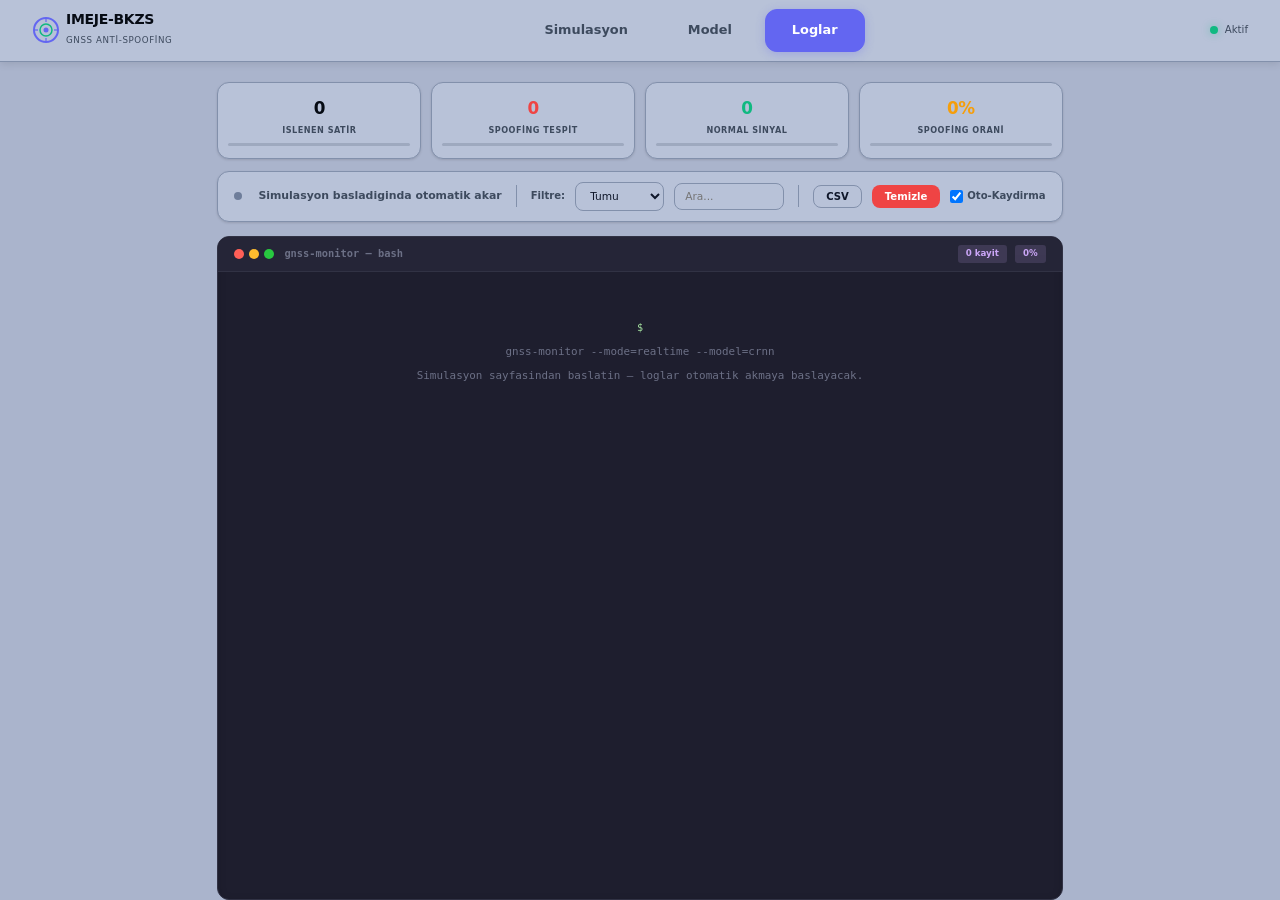
<file: website/logs.html>
<!DOCTYPE html>
<html lang="tr">
<head>
    <meta charset="UTF-8">
    <meta name="viewport" content="width=device-width, initial-scale=1.0">
    <title>IMEJE-BKZS | Canli Log Akisi</title>
    <link rel="stylesheet" href="style.css">
    <style>html,body{height:100%;overflow:hidden}</style>
</head>
<body style="display:flex;flex-direction:column;height:100vh;overflow:hidden">

    <nav class="navbar">
        <a href="index.html" class="nav-logo">
            <svg width="28" height="28" viewBox="0 0 28 28" fill="none">
                <circle cx="14" cy="14" r="12" stroke="#6366f1" stroke-width="2" fill="none"/>
                <circle cx="14" cy="14" r="6" stroke="#10b981" stroke-width="1.5" fill="none"/>
                <circle cx="14" cy="14" r="2.5" fill="#6366f1"/>
                <line x1="14" y1="2" x2="14" y2="6" stroke="#6366f1" stroke-width="1.2"/>
                <line x1="14" y1="22" x2="14" y2="26" stroke="#6366f1" stroke-width="1.2"/>
                <line x1="2" y1="14" x2="6" y2="14" stroke="#6366f1" stroke-width="1.2"/>
                <line x1="22" y1="14" x2="26" y2="14" stroke="#6366f1" stroke-width="1.2"/>
            </svg>
            <div><span class="nav-brand">IMEJE-BKZS</span><span class="nav-sub">GNSS Anti-Spoofing</span></div>
        </a>
        <div class="nav-links">
            <a href="index.html" class="nav-link">Simulasyon</a>
            <a href="model.html" class="nav-link">Model</a>
            <a href="logs.html" class="nav-link active">Loglar</a>
        </div>
        <span class="conn-badge" id="connection-status"></span>
        <div class="nav-indicator"><span class="indicator-dot" style="background:#10b981"></span><span>Aktif</span></div>
    </nav>

    <div class="logs-page">
        <main class="main">

            <!-- Summary Cards -->
            <section class="log-summary-grid">
                <div class="log-summary-card">
                    <span class="lsc-val" id="lsc-total">0</span>
                    <span class="lsc-label">Islenen Satir</span>
                    <div class="lsc-bar"><div class="lsc-bar-fill" id="lsc-bar-total" style="width:0%;background:var(--purple)"></div></div>
                </div>
                <div class="log-summary-card">
                    <span class="lsc-val text-red" id="lsc-spoof">0</span>
                    <span class="lsc-label">Spoofing Tespit</span>
                    <div class="lsc-bar"><div class="lsc-bar-fill" id="lsc-bar-spoof" style="width:0%;background:var(--red)"></div></div>
                </div>
                <div class="log-summary-card">
                    <span class="lsc-val text-green" id="lsc-normal">0</span>
                    <span class="lsc-label">Normal Sinyal</span>
                    <div class="lsc-bar"><div class="lsc-bar-fill" id="lsc-bar-normal" style="width:0%;background:var(--green)"></div></div>
                </div>
                <div class="log-summary-card">
                    <span class="lsc-val text-amber" id="lsc-rate">0%</span>
                    <span class="lsc-label">Spoofing Orani</span>
                    <div class="lsc-bar"><div class="lsc-bar-fill" id="lsc-bar-rate" style="width:0%;background:var(--amber)"></div></div>
                </div>
            </section>

            <!-- Controls -->
            <section class="card" style="flex-shrink:0">
                <div class="card-body" style="padding:10px 16px">
                    <div class="logs-toolbar">
                        <span class="stream-dot" id="stream-dot"></span>
                        <span style="font-size:.78rem;font-weight:600;color:var(--txt)">Simulasyon basladiginda otomatik akar</span>

                        <span class="toolbar-sep"></span>

                        <label for="filter-type">Filtre:</label>
                        <select id="filter-type">
                            <option value="all">Tumu</option>
                            <option value="spoof">Spoofing</option>
                            <option value="normal">Normal</option>
                            <option value="transition">Gecisler</option>
                        </select>

                        <input type="text" id="filter-search" placeholder="Ara..." style="width:110px">
                        <span class="toolbar-sep"></span>
                        <button class="btn btn-sm" id="btn-export">CSV</button>
                        <button class="btn btn-sm btn-danger" id="btn-clear">Temizle</button>

                        <span class="toolbar-right">
                            <label><input type="checkbox" id="chk-autoscroll" checked> Oto-Kaydirma</label>
                        </span>
                    </div>
                </div>
            </section>

            <!-- VS Code Terminal Panel -->
            <div class="term-card" id="term-card">
                <div class="term-header">
                    <div class="term-header-left">
                        <div class="term-dots">
                            <span class="term-dot-red"></span>
                            <span class="term-dot-yellow"></span>
                            <span class="term-dot-green"></span>
                        </div>
                        <span class="term-title">
                            gnss-monitor — bash
                        </span>
                    </div>
                    <div class="term-header-right">
                        <span class="term-badge term-badge-purple" id="log-count">0 kayit</span>
                        <span class="term-badge term-badge-purple" id="timeline-progress">0%</span>
                    </div>
                </div>
                <div class="term-body" id="log-stream">
                    <div class="term-empty" id="stream-empty">
                        <span class="term-prompt">$</span>
                        <p>gnss-monitor --mode=realtime --model=crnn</p>
                        <p style="color:var(--term-dim)">Simulasyon sayfasindan baslatin — loglar otomatik akmaya baslayacak.</p>
                    </div>
                </div>
            </div>

            <div id="loading-logs" class="sim-placeholder" style="display:none">
                <div class="spinner"></div>
                <p>Veri yukleniyor...</p>
            </div>

        </main>
    </div>

    <script src="logs.js"></script>
</body>
</html>
</file>
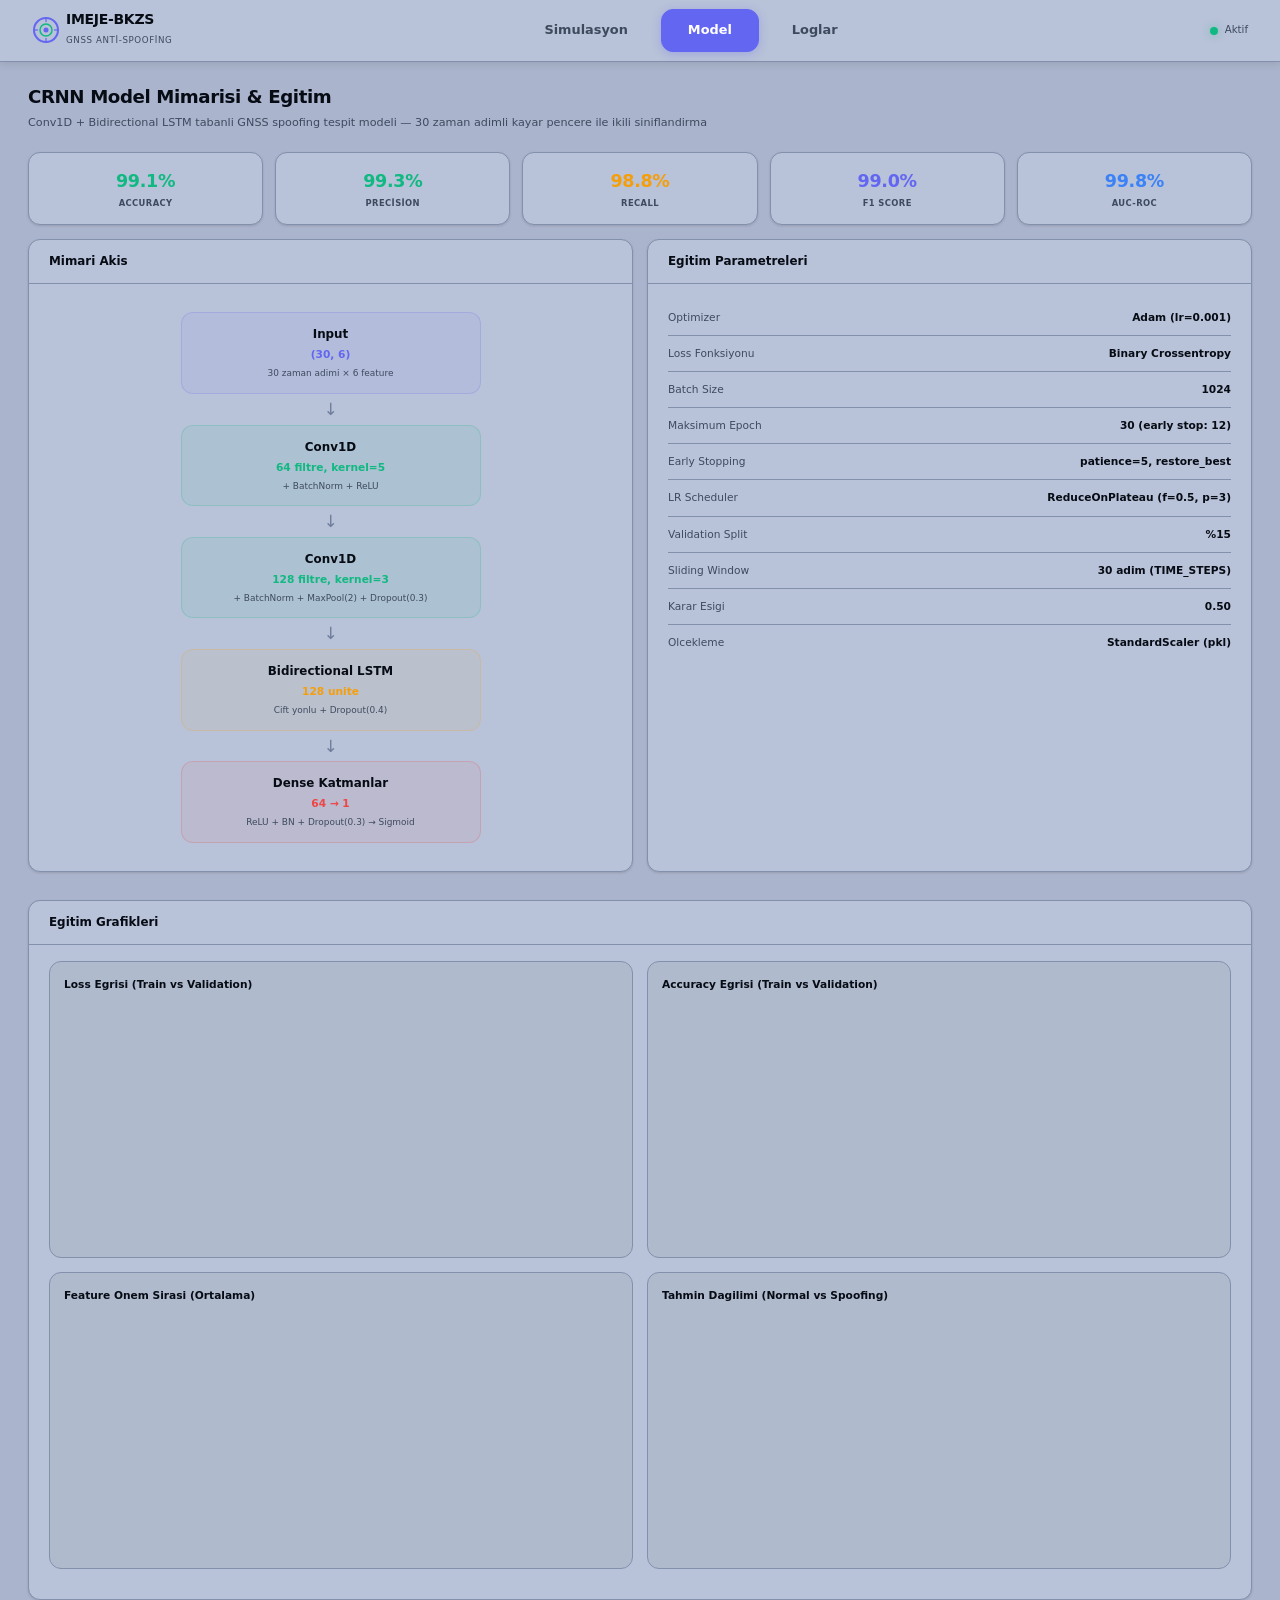
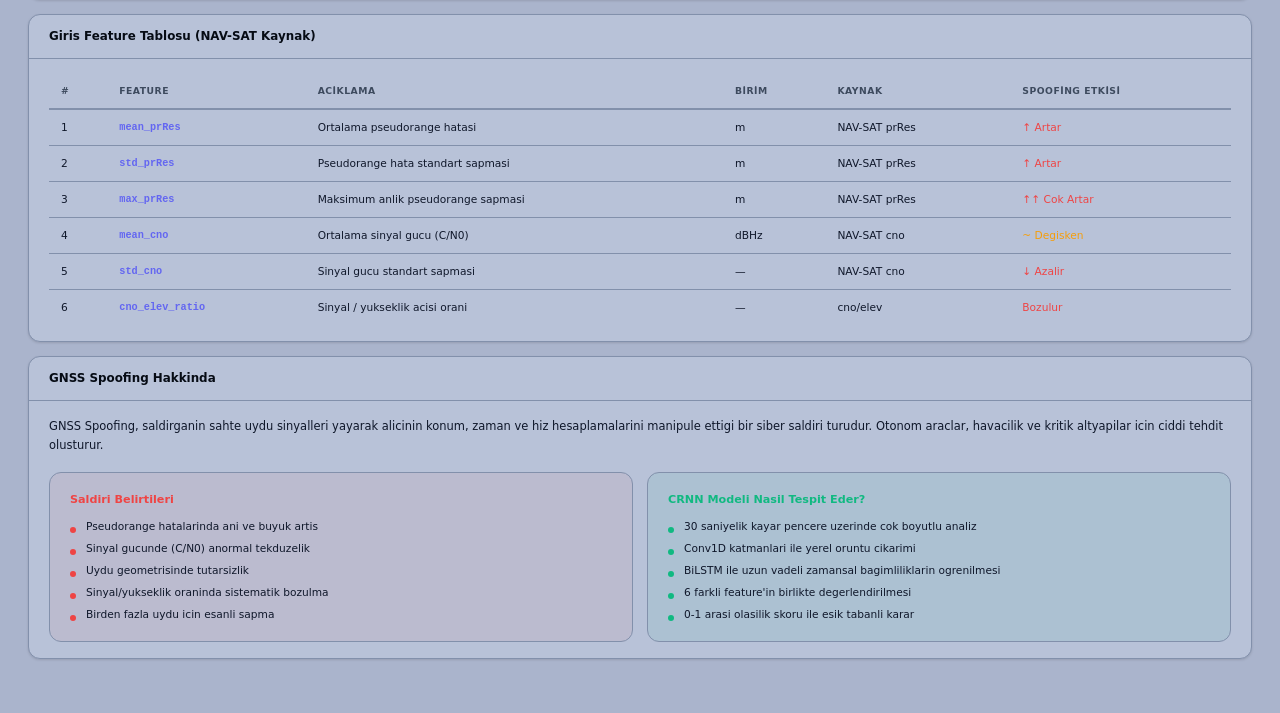
<file: website/model.html>
<!DOCTYPE html>
<html lang="tr">
<head>
    <meta charset="UTF-8">
    <meta name="viewport" content="width=device-width, initial-scale=1.0">
    <title>IMEJE-BKZS | Model & Egitim</title>
    <link rel="stylesheet" href="style.css">
</head>
<body>

    <nav class="navbar">
        <a href="index.html" class="nav-logo">
            <svg width="28" height="28" viewBox="0 0 28 28" fill="none">
                <circle cx="14" cy="14" r="12" stroke="#6366f1" stroke-width="2" fill="none"/>
                <circle cx="14" cy="14" r="6" stroke="#10b981" stroke-width="1.5" fill="none"/>
                <circle cx="14" cy="14" r="2.5" fill="#6366f1"/>
                <line x1="14" y1="2" x2="14" y2="6" stroke="#6366f1" stroke-width="1.2"/>
                <line x1="14" y1="22" x2="14" y2="26" stroke="#6366f1" stroke-width="1.2"/>
                <line x1="2" y1="14" x2="6" y2="14" stroke="#6366f1" stroke-width="1.2"/>
                <line x1="22" y1="14" x2="26" y2="14" stroke="#6366f1" stroke-width="1.2"/>
            </svg>
            <div><span class="nav-brand">IMEJE-BKZS</span><span class="nav-sub">GNSS Anti-Spoofing</span></div>
        </a>
        <div class="nav-links">
            <a href="index.html" class="nav-link">Simulasyon</a>
            <a href="model.html" class="nav-link active">Model</a>
            <a href="logs.html" class="nav-link">Loglar</a>
        </div>
        <div class="nav-indicator"><span class="indicator-dot" style="background:#10b981"></span><span>Aktif</span></div>
    </nav>

    <main class="main">

        <section class="page-header">
            <h1 class="page-title">CRNN Model Mimarisi & Egitim</h1>
            <p class="page-desc">Conv1D + Bidirectional LSTM tabanli GNSS spoofing tespit modeli — 30 zaman adimli kayar pencere ile ikili siniflandirma</p>
        </section>

        <!-- Performance Summary -->
        <section class="perf-grid">
            <div class="perf-card">
                <span class="perf-val text-green" id="perf-acc">99.1%</span>
                <span class="perf-label">Accuracy</span>
            </div>
            <div class="perf-card">
                <span class="perf-val text-green" id="perf-prec">99.3%</span>
                <span class="perf-label">Precision</span>
            </div>
            <div class="perf-card">
                <span class="perf-val text-amber" id="perf-rec">98.8%</span>
                <span class="perf-label">Recall</span>
            </div>
            <div class="perf-card">
                <span class="perf-val text-purple" id="perf-f1">99.0%</span>
                <span class="perf-label">F1 Score</span>
            </div>
            <div class="perf-card">
                <span class="perf-val text-blue" id="perf-auc">99.8%</span>
                <span class="perf-label">AUC-ROC</span>
            </div>
        </section>

        <!-- Architecture + Params -->
        <section class="model-grid">
            <div class="card">
                <div class="card-header"><h2 class="card-title">Mimari Akis</h2></div>
                <div class="card-body">
                    <div class="arch-flow">
                        <div class="arch-block arch-input">
                            <span class="ab-title">Input</span>
                            <span class="ab-detail">(30, 6)</span>
                            <span class="ab-sub">30 zaman adimi × 6 feature</span>
                        </div>
                        <div class="arch-arrow">↓</div>
                        <div class="arch-block arch-conv">
                            <span class="ab-title">Conv1D</span>
                            <span class="ab-detail">64 filtre, kernel=5</span>
                            <span class="ab-sub">+ BatchNorm + ReLU</span>
                        </div>
                        <div class="arch-arrow">↓</div>
                        <div class="arch-block arch-conv">
                            <span class="ab-title">Conv1D</span>
                            <span class="ab-detail">128 filtre, kernel=3</span>
                            <span class="ab-sub">+ BatchNorm + MaxPool(2) + Dropout(0.3)</span>
                        </div>
                        <div class="arch-arrow">↓</div>
                        <div class="arch-block arch-lstm">
                            <span class="ab-title">Bidirectional LSTM</span>
                            <span class="ab-detail">128 unite</span>
                            <span class="ab-sub">Cift yonlu + Dropout(0.4)</span>
                        </div>
                        <div class="arch-arrow">↓</div>
                        <div class="arch-block arch-dense">
                            <span class="ab-title">Dense Katmanlar</span>
                            <span class="ab-detail">64 → 1</span>
                            <span class="ab-sub">ReLU + BN + Dropout(0.3) → Sigmoid</span>
                        </div>
                    </div>
                </div>
            </div>

            <div class="card">
                <div class="card-header"><h2 class="card-title">Egitim Parametreleri</h2></div>
                <div class="card-body">
                    <div class="param-list">
                        <div class="param-row"><span class="pk">Optimizer</span><span class="pv">Adam (lr=0.001)</span></div>
                        <div class="param-row"><span class="pk">Loss Fonksiyonu</span><span class="pv">Binary Crossentropy</span></div>
                        <div class="param-row"><span class="pk">Batch Size</span><span class="pv">1024</span></div>
                        <div class="param-row"><span class="pk">Maksimum Epoch</span><span class="pv">30 (early stop: 12)</span></div>
                        <div class="param-row"><span class="pk">Early Stopping</span><span class="pv">patience=5, restore_best</span></div>
                        <div class="param-row"><span class="pk">LR Scheduler</span><span class="pv">ReduceOnPlateau (f=0.5, p=3)</span></div>
                        <div class="param-row"><span class="pk">Validation Split</span><span class="pv">%15</span></div>
                        <div class="param-row"><span class="pk">Sliding Window</span><span class="pv">30 adim (TIME_STEPS)</span></div>
                        <div class="param-row"><span class="pk">Karar Esigi</span><span class="pv">0.50</span></div>
                        <div class="param-row"><span class="pk">Olcekleme</span><span class="pv">StandardScaler (pkl)</span></div>
                    </div>
                </div>
            </div>
        </section>

        <!-- Training Graphs -->
        <section class="card">
            <div class="card-header"><h2 class="card-title">Egitim Grafikleri</h2></div>
            <div class="card-body">
                <div class="graphs-grid">
                    <div class="graph-box">
                        <h3 class="graph-title">Loss Egrisi (Train vs Validation)</h3>
                        <canvas id="chart-loss" class="graph-canvas"></canvas>
                    </div>
                    <div class="graph-box">
                        <h3 class="graph-title">Accuracy Egrisi (Train vs Validation)</h3>
                        <canvas id="chart-acc" class="graph-canvas"></canvas>
                    </div>
                    <div class="graph-box">
                        <h3 class="graph-title">Feature Onem Sirasi (Ortalama)</h3>
                        <canvas id="chart-importance" class="graph-canvas"></canvas>
                    </div>
                    <div class="graph-box">
                        <h3 class="graph-title">Tahmin Dagilimi (Normal vs Spoofing)</h3>
                        <canvas id="chart-dist" class="graph-canvas"></canvas>
                    </div>
                </div>
                <p class="graph-note" id="graph-note"></p>
            </div>
        </section>

        <!-- Feature Table -->
        <section class="card">
            <div class="card-header"><h2 class="card-title">Giris Feature Tablosu (NAV-SAT Kaynak)</h2></div>
            <div class="card-body">
                <table class="feat-table">
                    <thead>
                        <tr><th>#</th><th>Feature</th><th>Aciklama</th><th>Birim</th><th>Kaynak</th><th>Spoofing Etkisi</th></tr>
                    </thead>
                    <tbody>
                        <tr><td>1</td><td class="ft-name">mean_prRes</td><td>Ortalama pseudorange hatasi</td><td>m</td><td>NAV-SAT prRes</td><td class="text-red">↑ Artar</td></tr>
                        <tr><td>2</td><td class="ft-name">std_prRes</td><td>Pseudorange hata standart sapmasi</td><td>m</td><td>NAV-SAT prRes</td><td class="text-red">↑ Artar</td></tr>
                        <tr><td>3</td><td class="ft-name">max_prRes</td><td>Maksimum anlik pseudorange sapmasi</td><td>m</td><td>NAV-SAT prRes</td><td class="text-red">↑↑ Cok Artar</td></tr>
                        <tr><td>4</td><td class="ft-name">mean_cno</td><td>Ortalama sinyal gucu (C/N0)</td><td>dBHz</td><td>NAV-SAT cno</td><td class="text-amber">~ Degisken</td></tr>
                        <tr><td>5</td><td class="ft-name">std_cno</td><td>Sinyal gucu standart sapmasi</td><td>—</td><td>NAV-SAT cno</td><td class="text-red">↓ Azalir</td></tr>
                        <tr><td>6</td><td class="ft-name">cno_elev_ratio</td><td>Sinyal / yukseklik acisi orani</td><td>—</td><td>cno/elev</td><td class="text-red">Bozulur</td></tr>
                    </tbody>
                </table>
            </div>
        </section>

        <!-- Spoofing Info -->
        <section class="card">
            <div class="card-header"><h2 class="card-title">GNSS Spoofing Hakkinda</h2></div>
            <div class="card-body info-content">
                <p>GNSS Spoofing, saldirganin sahte uydu sinyalleri yayarak alicinin konum, zaman ve hiz hesaplamalarini manipule ettigi bir siber saldiri turudur. Otonom araclar, havacilik ve kritik altyapilar icin ciddi tehdit olusturur.</p>
                <div class="info-grid">
                    <div class="info-card info-card-red">
                        <h4>Saldiri Belirtileri</h4>
                        <ul>
                            <li>Pseudorange hatalarinda ani ve buyuk artis</li>
                            <li>Sinyal gucunde (C/N0) anormal tekduzelik</li>
                            <li>Uydu geometrisinde tutarsizlik</li>
                            <li>Sinyal/yukseklik oraninda sistematik bozulma</li>
                            <li>Birden fazla uydu icin esanli sapma</li>
                        </ul>
                    </div>
                    <div class="info-card info-card-green">
                        <h4>CRNN Modeli Nasil Tespit Eder?</h4>
                        <ul>
                            <li>30 saniyelik kayar pencere uzerinde cok boyutlu analiz</li>
                            <li>Conv1D katmanlari ile yerel oruntu cikarimi</li>
                            <li>BiLSTM ile uzun vadeli zamansal bagimliliklarin ogrenilmesi</li>
                            <li>6 farkli feature'in birlikte degerlendirilmesi</li>
                            <li>0-1 arasi olasilik skoru ile esik tabanli karar</li>
                        </ul>
                    </div>
                </div>
            </div>
        </section>

    </main>

    <script src="model.js"></script>
</body>
</html>
</file>
<file: website/style.css>
*,*::before,*::after{box-sizing:border-box;margin:0;padding:0}
.page-wrap{display:none}
.page-wrap.active{display:block}
#page-logs.active{display:flex!important;flex-direction:column;height:calc(100vh - 62px);overflow:hidden}
#page-logs .main{flex:1;display:flex;flex-direction:column;overflow:hidden;padding-bottom:0}
#page-logs .term-card{flex:1;min-height:0}
:root{
  --bg:#aab4cc;
  --surface:#b8c2d8;
  --surface2:#afbacd;
  --surface3:#9ea9bf;
  --border:#8290ab;
  --border2:#6e7d9a;
  --txt:#3d4a5e;
  --txt-hi:#0f172a;
  --heading:#060b14;
  --green:#10b981;
  --green-dim:rgba(16,185,129,.12);
  --green-bg:rgba(16,185,129,.07);
  --red:#ef4444;
  --red-dim:rgba(239,68,68,.10);
  --red-bg:rgba(239,68,68,.06);
  --amber:#f59e0b;
  --amber-dim:rgba(245,158,11,.12);
  --purple:#6366f1;
  --purple-dim:rgba(99,102,241,.10);
  --purple-bg:rgba(99,102,241,.06);
  --blue:#3b82f6;
  --blue-dim:rgba(59,130,246,.10);
  
  --term-bg:#1e1e2e;
  --term-surface:#252537;
  --term-border:#313244;
  --term-txt:#cdd6f4;
  --term-dim:#6c7086;
  --term-green:#a6e3a1;
  --term-red:#f38ba8;
  --term-amber:#f9e2af;
  --term-purple:#cba6f7;
  --radius:12px;
  --radius-sm:8px;
  --radius-xs:5px;
  --shadow:0 1px 3px rgba(0,0,0,.08),0 1px 2px rgba(0,0,0,.05);
  --shadow-md:0 4px 12px rgba(0,0,0,.09);
  --shadow-lg:0 8px 24px rgba(0,0,0,.11);
  --transition:180ms ease;
}
html{font-size:14px;-webkit-font-smoothing:antialiased}
body{font-family:'Inter','Segoe UI',system-ui,-apple-system,sans-serif;background:var(--bg);color:var(--txt-hi);min-height:100vh;line-height:1.6}
a{color:inherit;text-decoration:none}
button{cursor:pointer;font-family:inherit}
table{border-collapse:collapse}

.navbar{
  display:flex;align-items:center;justify-content:space-between;
  padding:0 32px;height:62px;
  background:var(--surface);
  border-bottom:1px solid var(--border);
  position:sticky;top:0;z-index:100;
  box-shadow:0 2px 8px rgba(0,0,0,.10);
}
.nav-logo{display:flex;align-items:center;gap:6px}
.nav-logo-img{width:52px;height:52px;object-fit:contain;border-radius:8px}
.nav-brand{font-size:1rem;font-weight:800;color:var(--heading);display:block;line-height:1.15;letter-spacing:-.3px}
.nav-sub{font-size:.62rem;color:var(--txt);letter-spacing:.6px;text-transform:uppercase;font-weight:500}
.nav-links{display:flex;gap:6px}
.nav-link{
  padding:10px 26px;border-radius:var(--radius);
  font-size:.92rem;font-weight:600;color:var(--txt);
  transition:all var(--transition);
  border:1px solid transparent;
}
.nav-link:hover{color:var(--txt-hi);background:var(--surface2);border-color:var(--border)}
.nav-link.active{color:#fff;background:var(--purple);font-weight:700;border-color:var(--purple);box-shadow:0 2px 10px rgba(99,102,241,.3)}
.nav-indicator{display:flex;align-items:center;gap:7px;font-size:.73rem;color:var(--txt);font-weight:500}
.indicator-dot{width:8px;height:8px;border-radius:50%;background:var(--green);box-shadow:0 0 8px rgba(16,185,129,.4);animation:pulse-dot 2s infinite}
@keyframes pulse-dot{0%,100%{opacity:1}50%{opacity:.35}}
.conn-badge{display:none;padding:2px 10px;border-radius:10px;font-size:.68rem;font-weight:600;text-transform:uppercase;letter-spacing:.5px;margin-right:8px}
.conn-badge.live{display:inline-block;background:var(--green);color:#fff;animation:pulse-dot 2s infinite}
.conn-badge.offline{display:inline-block;background:#6b7280;color:#fff}

.main{padding:20px 28px 40px;max-width:1480px;margin:0 auto}

.card{
  background:var(--surface);
  border:1px solid var(--border);
  border-radius:var(--radius);
  box-shadow:var(--shadow);
  margin-bottom:14px;
  overflow:hidden;
}
.card-header{
  display:flex;align-items:center;justify-content:space-between;
  padding:12px 20px;border-bottom:1px solid var(--border);
}
.card-header-right{display:flex;align-items:center;gap:16px}
.card-title{font-size:.85rem;font-weight:700;color:var(--heading)}
.card-body{padding:16px 20px}

.page-header{margin-bottom:20px}
.page-title{font-size:1.3rem;font-weight:800;color:var(--heading);margin-bottom:4px;letter-spacing:-.4px}
.page-desc{font-size:.8rem;color:var(--txt);line-height:1.5}

.stats-row{display:grid;grid-template-columns:repeat(4,1fr);gap:12px;margin-bottom:14px}
.stat-card{
  background:var(--surface);border:1px solid var(--border);
  border-radius:var(--radius);padding:14px 18px;
  box-shadow:var(--shadow);transition:box-shadow .2s,transform .2s;
  position:relative;
}
.stat-card:hover{box-shadow:var(--shadow-md);transform:translateY(-1px)}
.stat-card-icon{width:42px;height:42px;border-radius:var(--radius-sm);display:flex;align-items:center;justify-content:center;font-size:1.25rem;margin-bottom:10px;box-shadow:0 2px 8px rgba(0,0,0,.13)}
.stat-card-icon.purple{background:linear-gradient(135deg,rgba(99,102,241,.4),rgba(139,92,246,.3));color:#a5b4fc;border:1px solid rgba(99,102,241,.35)}
.stat-card-icon.green{background:linear-gradient(135deg,rgba(16,185,129,.4),rgba(52,211,153,.3));color:#6ee7b7;border:1px solid rgba(16,185,129,.35)}
.stat-card-icon.red{background:linear-gradient(135deg,rgba(239,68,68,.4),rgba(248,113,113,.3));color:#fca5a5;border:1px solid rgba(239,68,68,.35)}
.stat-card-icon.amber{background:linear-gradient(135deg,rgba(245,158,11,.4),rgba(251,191,36,.3));color:#fcd34d;border:1px solid rgba(245,158,11,.35)}
.stat-card-icon.blue{background:linear-gradient(135deg,rgba(59,130,246,.4),rgba(96,165,250,.3));color:#93c5fd;border:1px solid rgba(59,130,246,.35)}
.stat-card-val{font-size:1.35rem;font-weight:800;color:var(--heading);display:block;font-variant-numeric:tabular-nums;letter-spacing:-.5px}
.stat-card-label{font-size:.66rem;color:var(--txt);text-transform:uppercase;letter-spacing:.5px;font-weight:600;margin-top:2px}
.stat-card-bar{height:4px;border-radius:2px;background:var(--surface3);margin-top:8px;overflow:hidden}
.stat-card-bar-fill{height:100%;border-radius:2px;transition:width .4s ease}

.stat-card-desc{font-size:.64rem;color:var(--txt);margin-top:4px;line-height:1.4;opacity:.85}

.top-row{display:grid;grid-template-columns:1fr 1.5fr auto;gap:14px;margin-bottom:14px}
.card-progress .progress-header{display:flex;justify-content:space-between;align-items:center;margin-bottom:8px}
.progress-title{font-size:.78rem;color:var(--txt);font-weight:500}
.progress-pct{font-size:.88rem;font-weight:800;color:var(--purple)}
.progress-bar-track{height:7px;border-radius:4px;background:var(--surface3);overflow:hidden}
.progress-bar-fill{height:100%;width:0%;border-radius:4px;background:linear-gradient(90deg,var(--purple),var(--blue));transition:width .3s ease}
.progress-detail{font-size:.7rem;color:var(--txt);margin-top:6px;font-weight:500}

.metrics-grid{display:flex;gap:20px;align-items:stretch}
.mg-item{flex:1;text-align:center}
.mg-val{display:block;font-size:1.2rem;font-weight:800;color:var(--heading);font-variant-numeric:tabular-nums}
.mg-label{font-size:.62rem;color:var(--txt);text-transform:uppercase;letter-spacing:.5px;margin-bottom:6px;display:block;font-weight:600}
.mg-bar{height:4px;border-radius:2px;background:var(--surface3);overflow:hidden;margin-top:5px}
.mg-fill{height:100%;border-radius:2px;width:0%;transition:width .4s ease}
.mg-prec{background:var(--green)}
.mg-rec{background:var(--amber)}
.mg-f1{background:var(--purple)}

.card-cm-mini{min-width:155px}
.cm-table{width:100%;font-size:.73rem;text-align:center}
.cm-table th{padding:5px 8px;color:var(--txt);font-weight:700}
.cm-rl{font-weight:700;color:var(--txt);text-align:left;padding-right:8px}
.cm-c{padding:7px 10px;border-radius:var(--radius-xs);font-weight:800;font-variant-numeric:tabular-nums;min-width:48px}
.cm-tp{background:var(--green-dim);color:var(--green)}
.cm-tn{background:var(--green-bg);color:var(--green)}
.cm-fp{background:var(--red-dim);color:var(--red)}
.cm-fn{background:var(--amber-dim);color:var(--amber)}

#alarm{overflow:hidden;border-radius:var(--radius);margin-bottom:14px;transition:all .3s ease}
#alarm.alarm-on{background:linear-gradient(90deg,rgba(239,68,68,.10),rgba(239,68,68,.04));border:1px solid rgba(239,68,68,.3);padding:10px 20px}
#alarm.alarm-on .alarm-text{display:flex;align-items:center;gap:10px;font-size:.82rem;font-weight:700;color:var(--red);animation:alarm-blink .8s infinite}
@keyframes alarm-blink{0%,100%{opacity:1}50%{opacity:.4}}

.hero-section{text-align:center;padding:40px 20px 28px}
.hero-logo{width:280px;height:auto;margin-bottom:24px;filter:drop-shadow(0 6px 20px rgba(0,0,0,.2));transition:all .9s cubic-bezier(.4,0,.2,1)}
.hero-title{font-size:2.1rem;font-weight:800;color:var(--heading);margin-bottom:10px;letter-spacing:-.5px}
.hero-sub{font-size:1rem;color:var(--txt);margin-bottom:28px;line-height:1.6}
.hero-btn{
  display:inline-flex;align-items:center;gap:10px;
  padding:16px 44px;border-radius:var(--radius);
  background:linear-gradient(135deg,var(--purple),#818cf8);color:#fff;font-size:1.05rem;font-weight:700;
  border:none;box-shadow:0 6px 24px rgba(99,102,241,.35);
  transition:all .25s;cursor:pointer;letter-spacing:.3px;
}
.hero-btn:hover{filter:brightness(1.1);box-shadow:0 8px 32px rgba(99,102,241,.45);transform:translateY(-2px) scale(1.02)}
.hero-btn:disabled{opacity:.45;cursor:not-allowed;filter:none;box-shadow:none;transform:none}

@keyframes logoLaunch{
  0%{opacity:1;transform:translateY(0) scale(1) rotate(0deg);filter:drop-shadow(0 6px 20px rgba(0,0,0,.2))}
  30%{opacity:1;transform:translateY(10px) scale(1.15) rotate(-2deg);filter:drop-shadow(0 12px 32px rgba(99,102,241,.4))}
  60%{opacity:1;transform:translateY(-60px) scale(1.1) rotate(1deg);filter:drop-shadow(0 20px 40px rgba(99,102,241,.5))}
  100%{opacity:0;transform:translateY(-200px) scale(.4) rotate(0deg);filter:drop-shadow(0 0 0 transparent)}
}
@keyframes heroFadeOut{
  0%{opacity:1;transform:translateY(0)}
  100%{opacity:0;transform:translateY(20px)}
}
.logo-fly-out{animation:logoLaunch .9s cubic-bezier(.4,0,.2,1) forwards}
.hero-fade-out .hero-title,.hero-fade-out .hero-sub,.hero-fade-out .hero-btn,.hero-fade-out .presim-grid{animation:heroFadeOut .5s ease forwards}

.presim-grid{display:grid;grid-template-columns:1fr 1fr;gap:14px;margin-bottom:14px}
.presim-info-list{display:flex;flex-direction:column;gap:6px}
.presim-info-item{display:flex;align-items:center;gap:8px;font-size:.76rem;color:var(--txt-hi);padding:6px 10px;border-radius:var(--radius-xs);background:var(--surface2);border:1px solid var(--border)}
.presim-info-item .pi-dot{width:7px;height:7px;border-radius:50%;flex-shrink:0}
.presim-info-item .pi-label{font-weight:600;min-width:80px}
.presim-info-item .pi-val{color:var(--txt);font-weight:500}

.sim-legend{display:flex;gap:16px;align-items:center}
.lg{display:flex;align-items:center;gap:5px;font-size:.72rem;color:var(--txt);font-weight:500}
.lg-dot{width:9px;height:9px;border-radius:50%;display:inline-block}
.lg-line{width:18px;height:0;border-top:2px dashed var(--amber);display:inline-block}

.sim-placeholder{display:flex;flex-direction:column;align-items:center;justify-content:center;gap:14px;padding:64px 20px;color:var(--txt);font-size:.85rem}
.spinner{width:34px;height:34px;border-radius:50%;border:3px solid var(--border);border-top-color:var(--purple);animation:spin .75s linear infinite}
@keyframes spin{to{transform:rotate(360deg)}}

.sim-body{display:grid;grid-template-columns:1fr 280px;gap:0}
.sim-charts{padding:12px 16px;border-right:1px solid var(--border)}
.sim-side{padding:12px 16px;display:flex;flex-direction:column;gap:10px;max-height:600px;overflow-y:auto}
.sim-side::-webkit-scrollbar{width:3px}
.sim-side::-webkit-scrollbar-thumb{background:var(--border2);border-radius:2px}

#charts{display:flex;flex-direction:column;gap:6px}
.chart-panel{margin-bottom:2px}
.chart-label{display:flex;justify-content:space-between;align-items:center;margin-bottom:4px}
.chart-label-left{display:flex;align-items:center;gap:7px}
.chart-label-name{font-size:.73rem;font-weight:700}
.chart-label-sub{font-size:.6rem;color:var(--txt);font-weight:400}
.chart-label-val{font-size:.78rem;font-weight:800;font-variant-numeric:tabular-nums;padding:2px 10px;border-radius:var(--radius-xs)}
.chart-canvas{width:100%;height:72px;border-radius:var(--radius-sm);background:var(--surface2);display:block;border:1px solid var(--border)}
.chart-canvas-model{height:90px}

.sim-footer{display:flex;align-items:center;justify-content:space-between;padding:10px 20px;border-top:1px solid var(--border)}
.sf-left{display:flex;align-items:center;gap:8px}
.sf-status{font-size:.72rem;color:var(--txt);font-weight:500}
.speed-val{font-size:.8rem;font-weight:800;color:var(--purple);min-width:35px;text-align:center}

.mini-log-title{font-size:.7rem;font-weight:700;color:var(--heading);text-transform:uppercase;letter-spacing:.5px;margin-bottom:6px}
.mini-log-feed{display:flex;flex-direction:column;gap:3px;max-height:240px;overflow-y:auto;padding-right:4px}
.mini-log-feed::-webkit-scrollbar{width:3px}
.mini-log-feed::-webkit-scrollbar-thumb{background:var(--border2);border-radius:2px}
.mini-log-entry{
  font-size:.66rem;padding:5px 8px;border-radius:var(--radius-xs);
  border-left:3px solid;display:flex;align-items:center;gap:6px;
  animation:slideIn .25s ease-out;
}
.mini-log-entry.spoof{background:var(--red-bg);border-color:var(--red);color:var(--red)}
.mini-log-entry.normal{background:var(--green-bg);border-color:var(--green);color:var(--green)}
.mini-log-time{font-weight:700;min-width:52px;color:var(--txt)}
.mini-log-type{font-weight:800;text-transform:uppercase;font-size:.58rem;letter-spacing:.3px}
.mini-log-prob{margin-left:auto;font-weight:700;font-variant-numeric:tabular-nums}
@keyframes slideIn{from{opacity:0;transform:translateY(-6px)}to{opacity:1;transform:translateY(0)}}

.dist-title{font-size:.7rem;font-weight:700;color:var(--heading);text-transform:uppercase;letter-spacing:.5px;margin-bottom:6px}
.dist-bar-row{display:flex;align-items:center;gap:6px;margin-bottom:3px}
.dist-bar-label{font-size:.6rem;font-weight:600;color:var(--txt);width:54px;text-align:right;white-space:nowrap;overflow:hidden;text-overflow:ellipsis}
.dist-bar-track{flex:1;height:5px;background:var(--surface3);border-radius:3px;overflow:hidden}
.dist-bar-fill{height:100%;border-radius:3px;transition:width .5s ease}
.dist-bar-val{font-size:.6rem;font-weight:700;color:var(--heading);width:30px;font-variant-numeric:tabular-nums}

.btn{
  padding:7px 16px;border-radius:var(--radius-sm);font-size:.78rem;font-weight:600;
  border:1px solid var(--border);background:var(--surface);color:var(--txt-hi);
  transition:all var(--transition);
}
.btn:hover{border-color:var(--border2);background:var(--surface2);box-shadow:var(--shadow)}
.btn-primary{background:var(--purple);border-color:transparent;color:#fff;box-shadow:0 2px 8px rgba(99,102,241,.25)}
.btn-primary:hover{filter:brightness(1.08);box-shadow:0 4px 14px rgba(99,102,241,.3)}
.btn-primary:disabled{opacity:.45;cursor:not-allowed;filter:none;box-shadow:none}
.btn-sm{padding:5px 12px;font-size:.72rem}
.btn-outline{background:transparent;border:1px solid var(--purple);color:var(--purple)}
.btn-outline:hover{background:var(--purple-dim)}
.btn-danger{background:var(--red);border-color:transparent;color:#fff}
.btn-success{background:var(--green);border-color:transparent;color:#fff}

.model-grid{display:grid;grid-template-columns:1fr 1fr;gap:14px;margin-bottom:14px}
.arch-flow{display:flex;flex-direction:column;align-items:center;gap:0;padding:12px 0}
.arch-block{
  width:100%;max-width:300px;padding:12px 16px;
  border-radius:var(--radius);text-align:center;
  border:1px solid var(--border);transition:box-shadow .2s;
}
.arch-block:hover{box-shadow:var(--shadow-md)}
.ab-title{display:block;font-size:.85rem;font-weight:800;color:var(--heading);margin-bottom:2px}
.ab-detail{display:block;font-size:.76rem;font-weight:700}
.ab-sub{display:block;font-size:.64rem;color:var(--txt);margin-top:3px;font-weight:500}
.arch-input{background:var(--purple-bg);border-color:rgba(99,102,241,.2)}
.arch-input .ab-detail{color:var(--purple)}
.arch-conv{background:var(--green-bg);border-color:rgba(16,185,129,.2)}
.arch-conv .ab-detail{color:var(--green)}
.arch-lstm{background:rgba(245,158,11,.05);border-color:rgba(245,158,11,.2)}
.arch-lstm .ab-detail{color:var(--amber)}
.arch-dense{background:var(--red-bg);border-color:rgba(239,68,68,.2)}
.arch-dense .ab-detail{color:var(--red)}
.arch-arrow{font-size:1.2rem;color:var(--border2);padding:2px 0}

.param-list{display:flex;flex-direction:column}
.param-row{display:flex;justify-content:space-between;align-items:center;padding:9px 0;border-bottom:1px solid var(--border)}
.param-row:last-child{border-bottom:none}
.pk{font-size:.76rem;color:var(--txt);font-weight:500}
.pv{font-size:.76rem;color:var(--heading);font-weight:700;font-variant-numeric:tabular-nums}

.perf-grid{display:grid;grid-template-columns:repeat(5,1fr);gap:12px;margin-bottom:14px}
.perf-card{
  text-align:center;padding:14px 12px;
  background:var(--surface);border:1px solid var(--border);border-radius:var(--radius);
  box-shadow:var(--shadow);
}
.perf-val{font-size:1.25rem;font-weight:800;display:block;letter-spacing:-.3px}
.perf-label{font-size:.6rem;color:var(--txt);text-transform:uppercase;letter-spacing:.4px;font-weight:600;margin-top:2px;display:block}

.feat-table{width:100%;font-size:.76rem}
.feat-table th{padding:9px 12px;text-align:left;color:var(--txt);font-weight:700;border-bottom:2px solid var(--border);font-size:.66rem;text-transform:uppercase;letter-spacing:.5px}
.feat-table td{padding:9px 12px;border-bottom:1px solid var(--border)}
.feat-table tr:last-child td{border-bottom:none}
.feat-table tr:hover td{background:var(--surface2)}
.ft-name{font-weight:700;color:var(--purple);font-family:'Cascadia Code','Fira Code','JetBrains Mono',monospace;font-size:.73rem}

.graphs-grid{display:grid;grid-template-columns:1fr 1fr;gap:14px}
.graph-box{background:var(--surface2);border-radius:var(--radius);padding:14px;border:1px solid var(--border)}
.graph-title{font-size:.76rem;font-weight:700;color:var(--heading);margin-bottom:10px}
.graph-canvas{width:100%;height:240px;display:block;border-radius:var(--radius-sm)}
.graph-note{font-size:.72rem;color:var(--txt);margin-top:14px;text-align:center;font-weight:500}

.info-content p{font-size:.82rem;color:var(--txt-hi);margin-bottom:16px;line-height:1.7}
.info-grid{display:grid;grid-template-columns:1fr 1fr;gap:14px}
.info-card{padding:18px 20px;border-radius:var(--radius);border:1px solid var(--border)}
.info-card h4{font-size:.8rem;font-weight:800;margin-bottom:10px}
.info-card ul{list-style:none;display:flex;flex-direction:column;gap:6px}
.info-card li{font-size:.76rem;color:var(--txt-hi);padding-left:16px;position:relative;line-height:1.5}
.info-card li::before{content:'';position:absolute;left:0;top:8px;width:6px;height:6px;border-radius:50%}
.info-card-red{background:var(--red-bg)}
.info-card-red h4{color:var(--red)}
.info-card-red li::before{background:var(--red)}
.info-card-green{background:var(--green-bg)}
.info-card-green h4{color:var(--green)}
.info-card-green li::before{background:var(--green)}

.logs-page{display:flex;flex-direction:column;height:calc(100vh - 58px);overflow:hidden}
.logs-page .main{flex:1;display:flex;flex-direction:column;overflow:hidden;padding-bottom:0}

.logs-toolbar{display:flex;align-items:center;gap:10px;flex-wrap:wrap}
.logs-toolbar label{font-size:.72rem;color:var(--txt);font-weight:600}
.logs-toolbar select,.logs-toolbar input[type="number"],.logs-toolbar input[type="text"]{
  padding:6px 10px;border-radius:var(--radius-sm);
  background:var(--surface);border:1px solid var(--border);
  color:var(--txt-hi);font-size:.76rem;font-family:inherit;
  transition:border-color .15s;
}
.logs-toolbar select:focus,.logs-toolbar input:focus{outline:none;border-color:var(--purple);box-shadow:0 0 0 3px var(--purple-dim)}

.term-card{
  flex:1;display:flex;flex-direction:column;
  background:var(--term-bg);border:1px solid var(--term-border);
  border-radius:var(--radius);overflow:hidden;min-height:0;
  box-shadow:inset 0 2px 8px rgba(0,0,0,.15);
}
.term-header{
  display:flex;align-items:center;justify-content:space-between;
  padding:8px 16px;background:var(--term-surface);
  border-bottom:1px solid var(--term-border);flex-shrink:0;
}
.term-header-left{display:flex;align-items:center;gap:10px}
.term-dots{display:flex;gap:5px}
.term-dots span{width:10px;height:10px;border-radius:50%}
.term-dot-red{background:#ff5f57}
.term-dot-yellow{background:#febc2e}
.term-dot-green{background:#28c840}
.term-title{font-size:.74rem;font-weight:600;color:var(--term-dim);font-family:'Cascadia Code','Fira Code','JetBrains Mono',monospace}
.term-header-right{display:flex;align-items:center;gap:8px}
.term-badge{font-size:.62rem;font-weight:700;padding:2px 8px;border-radius:3px;font-variant-numeric:tabular-nums}
.term-badge-purple{background:rgba(203,166,247,.15);color:var(--term-purple)}

.term-body{
  flex:1;overflow-y:auto;padding:8px 14px;
  font-family:'Cascadia Code','Fira Code','JetBrains Mono','Consolas',monospace;
  font-size:.72rem;line-height:1.6;min-height:0;
}
.term-body::-webkit-scrollbar{width:6px}
.term-body::-webkit-scrollbar-track{background:var(--term-bg)}
.term-body::-webkit-scrollbar-thumb{background:var(--term-border);border-radius:3px}
.term-body::-webkit-scrollbar-thumb:hover{background:#45475a}

.tl-entry{padding:2px 0;display:flex;gap:6px;animation:termFadeIn .15s ease-out}
@keyframes termFadeIn{from{opacity:0;transform:translateY(2px)}to{opacity:1;transform:translateY(0)}}
.tl-time{color:var(--term-dim);min-width:64px;flex-shrink:0}
.tl-badge{font-weight:700;min-width:48px;flex-shrink:0}
.tl-badge.spoof{color:var(--term-red)}
.tl-badge.normal{color:var(--term-green)}
.tl-badge.transition{color:var(--term-amber)}
.tl-data{color:var(--term-txt)}
.tl-data .tl-key{color:var(--term-dim)}
.tl-data .tl-val{color:var(--term-txt);font-weight:600}
.tl-data .tl-prob-high{color:var(--term-red);font-weight:700}
.tl-data .tl-prob-low{color:var(--term-green);font-weight:700}

.term-empty{display:flex;flex-direction:column;align-items:center;justify-content:center;flex:1;color:var(--term-dim);text-align:center;gap:8px;padding:40px}
.term-empty p{font-size:.78rem;line-height:1.5}
.term-prompt{color:var(--term-green)}

.log-summary-grid{display:grid;grid-template-columns:repeat(4,1fr);gap:10px;margin-bottom:12px;flex-shrink:0}
.log-summary-card{
  text-align:center;padding:12px 10px;
  background:var(--surface);border:1px solid var(--border);border-radius:var(--radius);
  box-shadow:var(--shadow);
}
.lsc-val{font-size:1.2rem;font-weight:800;display:block;letter-spacing:-.5px;font-variant-numeric:tabular-nums;color:var(--heading)}
.lsc-label{font-size:.58rem;color:var(--txt);text-transform:uppercase;letter-spacing:.5px;font-weight:600;margin-top:2px;display:block}
.lsc-bar{height:3px;border-radius:2px;background:var(--surface3);margin-top:6px;overflow:hidden}
.lsc-bar-fill{height:100%;border-radius:2px;transition:width .4s ease}

.toolbar-sep{display:inline-block;width:1px;height:22px;background:var(--border);margin:0 4px}
.toolbar-right{margin-left:auto;display:flex;align-items:center;gap:12px;font-size:.7rem;color:var(--txt)}
.toolbar-right label{display:flex;align-items:center;gap:4px;cursor:pointer}
.kbd-hint{font-size:.62rem;color:var(--txt);opacity:.7}

.stream-dot{display:inline-block;width:8px;height:8px;border-radius:50%;background:var(--border2);margin-right:6px;transition:background .3s}
.stream-dot.active{background:var(--green);box-shadow:0 0 8px rgba(16,185,129,.5);animation:pulse-dot 1.2s infinite}

.card-badge{font-size:.64rem;font-weight:700;color:var(--purple);background:var(--purple-dim);padding:3px 10px;border-radius:var(--radius-xs);font-variant-numeric:tabular-nums}

.log-timeline{height:70px;background:var(--surface2);border-radius:var(--radius-sm);overflow:hidden;position:relative;border:1px solid var(--border)}
.log-timeline canvas{width:100%;height:100%;display:block}

.text-green{color:var(--green)}.text-red{color:var(--red)}.text-purple{color:var(--purple)}.text-amber{color:var(--amber)}.text-blue{color:var(--blue)}
.divider{height:1px;background:var(--border);margin:10px 0}
.tooltip{position:relative}
.tooltip::after{content:attr(data-tip);position:absolute;bottom:calc(100% + 6px);left:50%;transform:translateX(-50%);background:var(--heading);color:#fff;font-size:.65rem;padding:4px 8px;border-radius:4px;white-space:nowrap;opacity:0;pointer-events:none;transition:opacity .15s;z-index:10}
.tooltip:hover::after{opacity:1}
.kbd{display:inline-block;padding:2px 6px;border:1px solid var(--border);border-radius:3px;font-size:.65rem;font-family:monospace;background:var(--surface2);color:var(--txt)}
.hidden{display:none!important}

@media(max-width:1200px){
  .sim-body{grid-template-columns:1fr}
  .sim-side{border-top:1px solid var(--border);border-right:none;max-height:none}
}
@media(max-width:1024px){
  .top-row{grid-template-columns:1fr;gap:10px}
  .stats-row{grid-template-columns:repeat(2,1fr)}
  .model-grid{grid-template-columns:1fr}
  .graphs-grid{grid-template-columns:1fr}
  .info-grid{grid-template-columns:1fr}
  .perf-grid{grid-template-columns:repeat(3,1fr)}
  .log-summary-grid{grid-template-columns:repeat(2,1fr)}
  .presim-grid{grid-template-columns:1fr}
  .navbar{padding:0 16px}
  .main{padding:16px 16px 36px}
}
@media(max-width:680px){
  .stats-row{grid-template-columns:1fr}
  .perf-grid{grid-template-columns:repeat(2,1fr)}
  .nav-links{gap:2px}
  .nav-link{padding:6px 10px;font-size:.75rem}
  .sim-legend{display:none}
  .metrics-grid{flex-direction:column;gap:10px}
}

.analysis-grid{display:grid;grid-template-columns:repeat(3,1fr);gap:18px}
.analysis-card{background:var(--surface2);border:1px solid var(--border);border-radius:var(--radius);overflow:hidden;transition:box-shadow .2s,transform .2s;display:flex;flex-direction:column}
.analysis-card:hover{box-shadow:var(--shadow-lg);transform:translateY(-2px)}
.analysis-img-wrap{width:100%;aspect-ratio:4/3;overflow:hidden;background:var(--surface3);display:flex;align-items:center;justify-content:center}
.analysis-img{width:100%;height:100%;object-fit:contain;display:block;transition:transform .3s}
.analysis-card:hover .analysis-img{transform:scale(1.04)}
.analysis-info{padding:14px 16px;flex:1;display:flex;flex-direction:column;gap:7px}
.analysis-title{font-size:.82rem;font-weight:800;color:var(--heading);line-height:1.3}
.analysis-badge{display:inline-block;font-size:.6rem;font-weight:700;padding:2px 9px;border-radius:10px;letter-spacing:.3px;text-transform:uppercase;width:fit-content}
.analysis-desc{font-size:.72rem;color:var(--txt);line-height:1.55;flex:1}
@media(max-width:1100px){.analysis-grid{grid-template-columns:repeat(2,1fr)}}
@media(max-width:680px){.analysis-grid{grid-template-columns:1fr}}
.analysis-img{cursor:zoom-in}
#lightbox{display:none;position:fixed;inset:0;background:rgba(0,0,0,.85);z-index:9999;align-items:center;justify-content:center;padding:20px}
#lightbox.active{display:flex}
#lightbox #lb-img{max-width:92vw;max-height:90vh;object-fit:contain;border-radius:8px;box-shadow:0 8px 48px rgba(0,0,0,.7)}
.lb-close{position:fixed;top:18px;right:24px;background:none;border:none;color:#fff;font-size:2.2rem;line-height:1;cursor:pointer;opacity:.8;transition:opacity .2s}
.lb-close:hover{opacity:1}
</file>
